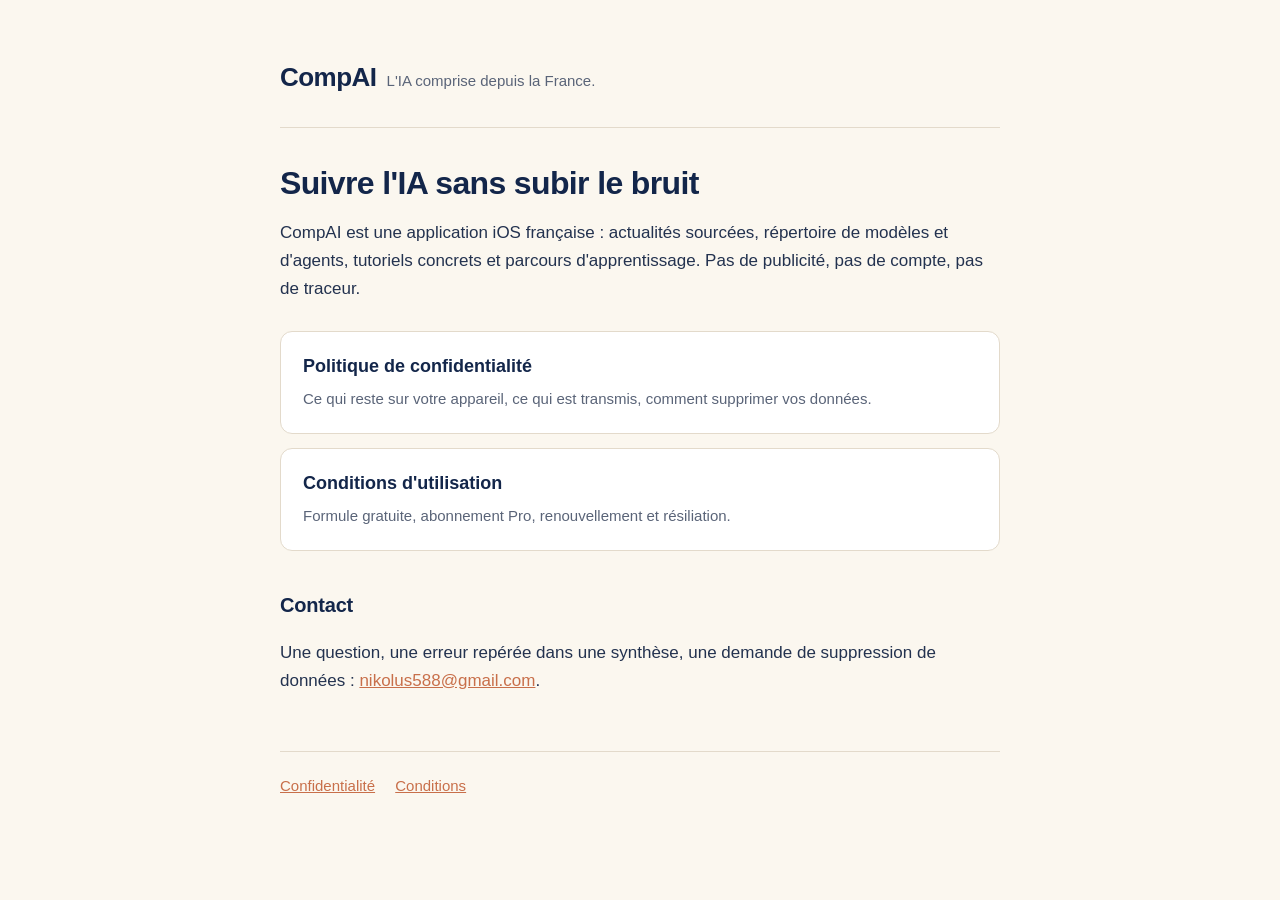
<file: index.html>
<!DOCTYPE html>
<html lang="fr">
<head>
<meta charset="utf-8">
<meta name="viewport" content="width=device-width, initial-scale=1">
<title>CompAI — L'IA comprise depuis la France</title>
<meta name="description" content="CompAI, application iOS de veille sur l'intelligence artificielle. Informations légales.">
<link rel="stylesheet" href="style.css">
</head>
<body>
<div class="wrap">

<header>
  <a class="brand" href="index.html"><strong>CompAI</strong> <span>L'IA comprise depuis la France.</span></a>
</header>

<h1>Suivre l'IA sans subir le bruit</h1>
<p>
  CompAI est une application iOS française : actualités sourcées, répertoire de
  modèles et d'agents, tutoriels concrets et parcours d'apprentissage. Pas de
  publicité, pas de compte, pas de traceur.
</p>

<div class="cards">
  <a class="card" href="confidentialite.html">
    <strong>Politique de confidentialité</strong>
    <span>Ce qui reste sur votre appareil, ce qui est transmis, comment supprimer vos données.</span>
  </a>
  <a class="card" href="conditions.html">
    <strong>Conditions d'utilisation</strong>
    <span>Formule gratuite, abonnement Pro, renouvellement et résiliation.</span>
  </a>
</div>

<h2>Contact</h2>
<p>
  Une question, une erreur repérée dans une synthèse, une demande de suppression
  de données : <a href="mailto:nikolus588@gmail.com">nikolus588@gmail.com</a>.
</p>

<footer>
  <a href="confidentialite.html">Confidentialité</a>
  <a href="conditions.html">Conditions</a>
</footer>

</div>
</body>
</html>
</file>
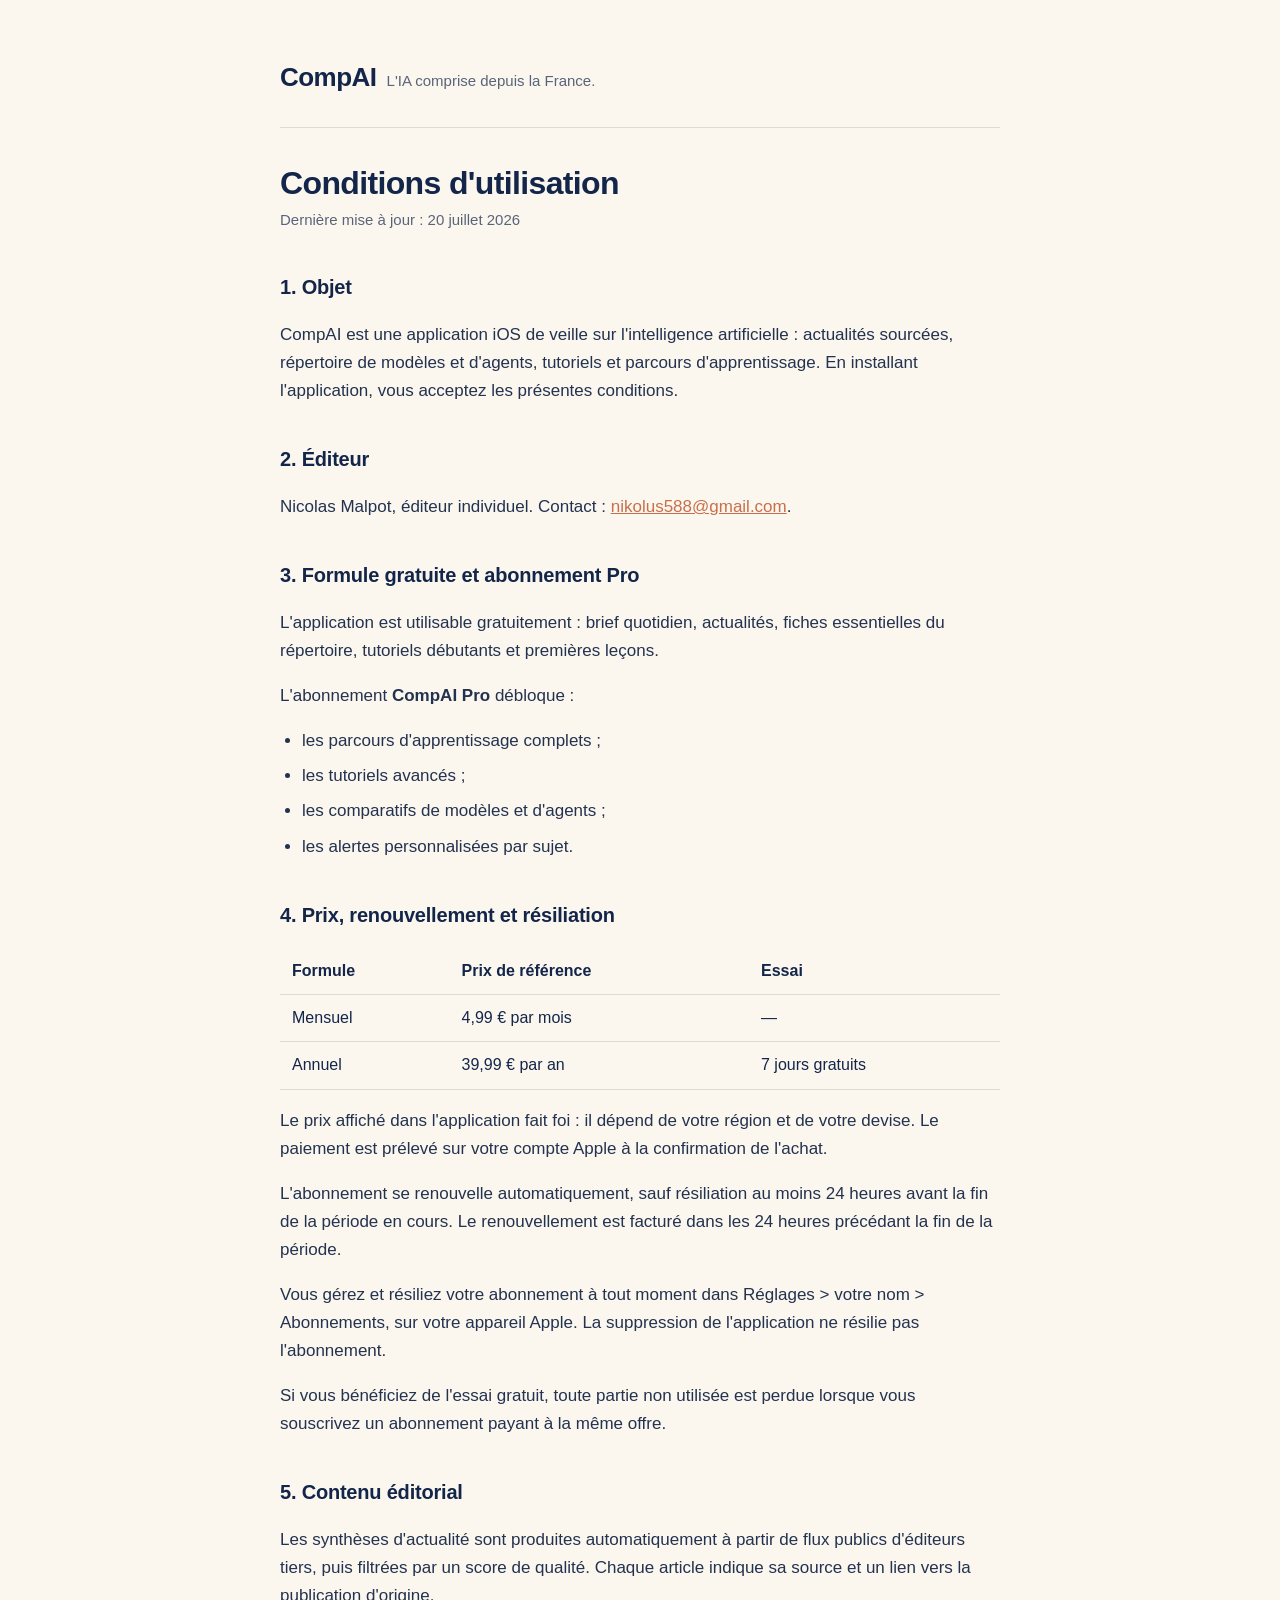
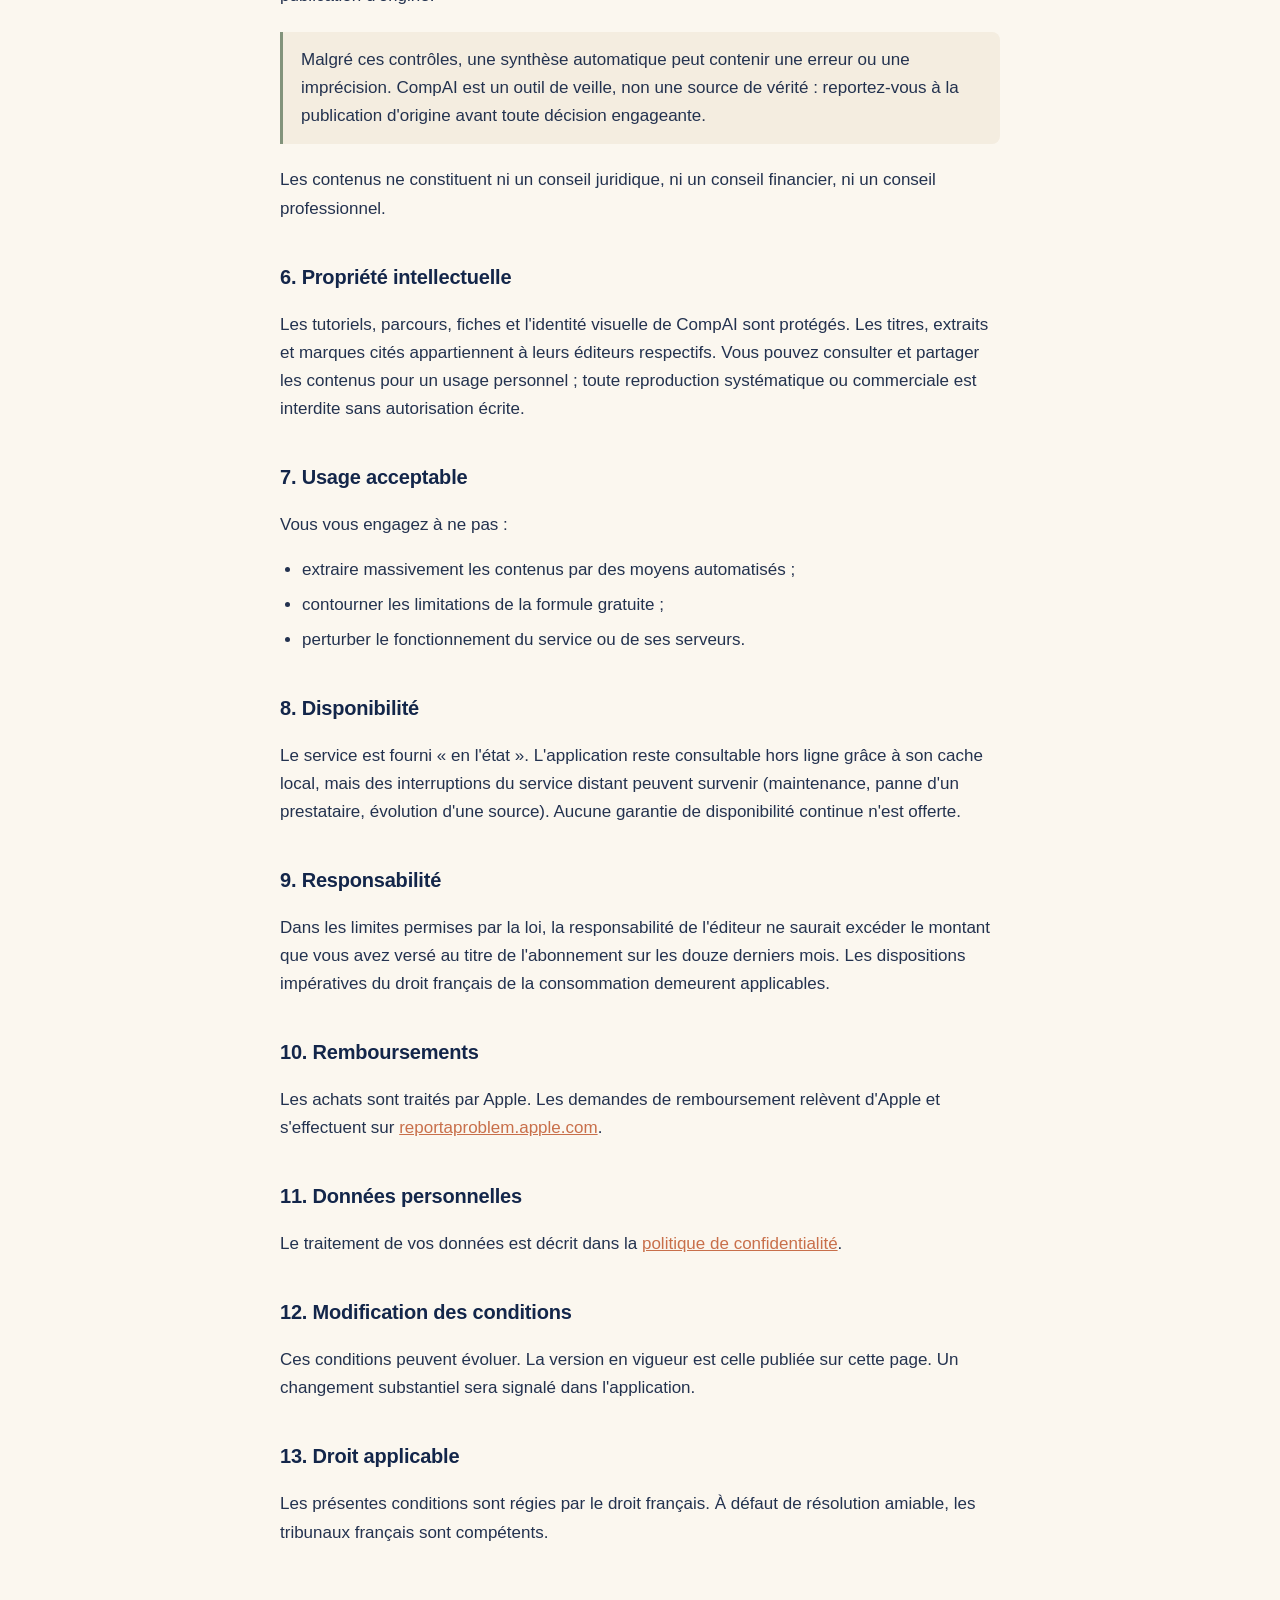
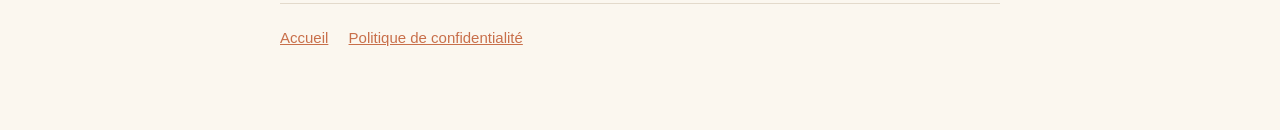
<file: conditions.html>
<!DOCTYPE html>
<html lang="fr">
<head>
<meta charset="utf-8">
<meta name="viewport" content="width=device-width, initial-scale=1">
<title>Conditions d'utilisation — CompAI</title>
<meta name="description" content="Conditions générales d'utilisation de l'application CompAI.">
<link rel="stylesheet" href="style.css">
</head>
<body>
<div class="wrap">

<header>
  <a class="brand" href="index.html"><strong>CompAI</strong> <span>L'IA comprise depuis la France.</span></a>
</header>

<h1>Conditions d'utilisation</h1>
<p class="updated">Dernière mise à jour : 20 juillet 2026</p>

<h2>1. Objet</h2>
<p>
  CompAI est une application iOS de veille sur l'intelligence artificielle :
  actualités sourcées, répertoire de modèles et d'agents, tutoriels et parcours
  d'apprentissage. En installant l'application, vous acceptez les présentes
  conditions.
</p>

<h2>2. Éditeur</h2>
<p>
  Nicolas Malpot, éditeur individuel.
  Contact : <a href="mailto:nikolus588@gmail.com">nikolus588@gmail.com</a>.
</p>

<h2>3. Formule gratuite et abonnement Pro</h2>
<p>
  L'application est utilisable gratuitement : brief quotidien, actualités,
  fiches essentielles du répertoire, tutoriels débutants et premières leçons.
</p>
<p>L'abonnement <strong>CompAI Pro</strong> débloque :</p>
<ul>
  <li>les parcours d'apprentissage complets ;</li>
  <li>les tutoriels avancés ;</li>
  <li>les comparatifs de modèles et d'agents ;</li>
  <li>les alertes personnalisées par sujet.</li>
</ul>

<h2>4. Prix, renouvellement et résiliation</h2>
<table>
  <tr><th>Formule</th><th>Prix de référence</th><th>Essai</th></tr>
  <tr><td>Mensuel</td><td>4,99 € par mois</td><td>—</td></tr>
  <tr><td>Annuel</td><td>39,99 € par an</td><td>7 jours gratuits</td></tr>
</table>
<p>
  Le prix affiché dans l'application fait foi : il dépend de votre région et de
  votre devise. Le paiement est prélevé sur votre compte Apple à la confirmation
  de l'achat.
</p>
<p>
  L'abonnement se renouvelle automatiquement, sauf résiliation au moins 24 heures
  avant la fin de la période en cours. Le renouvellement est facturé dans les
  24 heures précédant la fin de la période.
</p>
<p>
  Vous gérez et résiliez votre abonnement à tout moment dans
  Réglages &gt; votre nom &gt; Abonnements, sur votre appareil Apple. La
  suppression de l'application ne résilie pas l'abonnement.
</p>
<p>
  Si vous bénéficiez de l'essai gratuit, toute partie non utilisée est perdue
  lorsque vous souscrivez un abonnement payant à la même offre.
</p>

<h2>5. Contenu éditorial</h2>
<p>
  Les synthèses d'actualité sont produites automatiquement à partir de flux
  publics d'éditeurs tiers, puis filtrées par un score de qualité. Chaque article
  indique sa source et un lien vers la publication d'origine.
</p>
<div class="callout">
  <p>
    Malgré ces contrôles, une synthèse automatique peut contenir une erreur ou une
    imprécision. CompAI est un outil de veille, non une source de vérité :
    reportez-vous à la publication d'origine avant toute décision engageante.
  </p>
</div>
<p>
  Les contenus ne constituent ni un conseil juridique, ni un conseil financier,
  ni un conseil professionnel.
</p>

<h2>6. Propriété intellectuelle</h2>
<p>
  Les tutoriels, parcours, fiches et l'identité visuelle de CompAI sont protégés.
  Les titres, extraits et marques cités appartiennent à leurs éditeurs
  respectifs. Vous pouvez consulter et partager les contenus pour un usage
  personnel ; toute reproduction systématique ou commerciale est interdite sans
  autorisation écrite.
</p>

<h2>7. Usage acceptable</h2>
<p>Vous vous engagez à ne pas :</p>
<ul>
  <li>extraire massivement les contenus par des moyens automatisés ;</li>
  <li>contourner les limitations de la formule gratuite ;</li>
  <li>perturber le fonctionnement du service ou de ses serveurs.</li>
</ul>

<h2>8. Disponibilité</h2>
<p>
  Le service est fourni « en l'état ». L'application reste consultable hors ligne
  grâce à son cache local, mais des interruptions du service distant peuvent
  survenir (maintenance, panne d'un prestataire, évolution d'une source). Aucune
  garantie de disponibilité continue n'est offerte.
</p>

<h2>9. Responsabilité</h2>
<p>
  Dans les limites permises par la loi, la responsabilité de l'éditeur ne saurait
  excéder le montant que vous avez versé au titre de l'abonnement sur les douze
  derniers mois. Les dispositions impératives du droit français de la
  consommation demeurent applicables.
</p>

<h2>10. Remboursements</h2>
<p>
  Les achats sont traités par Apple. Les demandes de remboursement relèvent
  d'Apple et s'effectuent sur
  <a href="https://reportaproblem.apple.com">reportaproblem.apple.com</a>.
</p>

<h2>11. Données personnelles</h2>
<p>
  Le traitement de vos données est décrit dans la
  <a href="confidentialite.html">politique de confidentialité</a>.
</p>

<h2>12. Modification des conditions</h2>
<p>
  Ces conditions peuvent évoluer. La version en vigueur est celle publiée sur
  cette page. Un changement substantiel sera signalé dans l'application.
</p>

<h2>13. Droit applicable</h2>
<p>
  Les présentes conditions sont régies par le droit français. À défaut de
  résolution amiable, les tribunaux français sont compétents.
</p>

<footer>
  <a href="index.html">Accueil</a>
  <a href="confidentialite.html">Politique de confidentialité</a>
</footer>

</div>
</body>
</html>
</file>
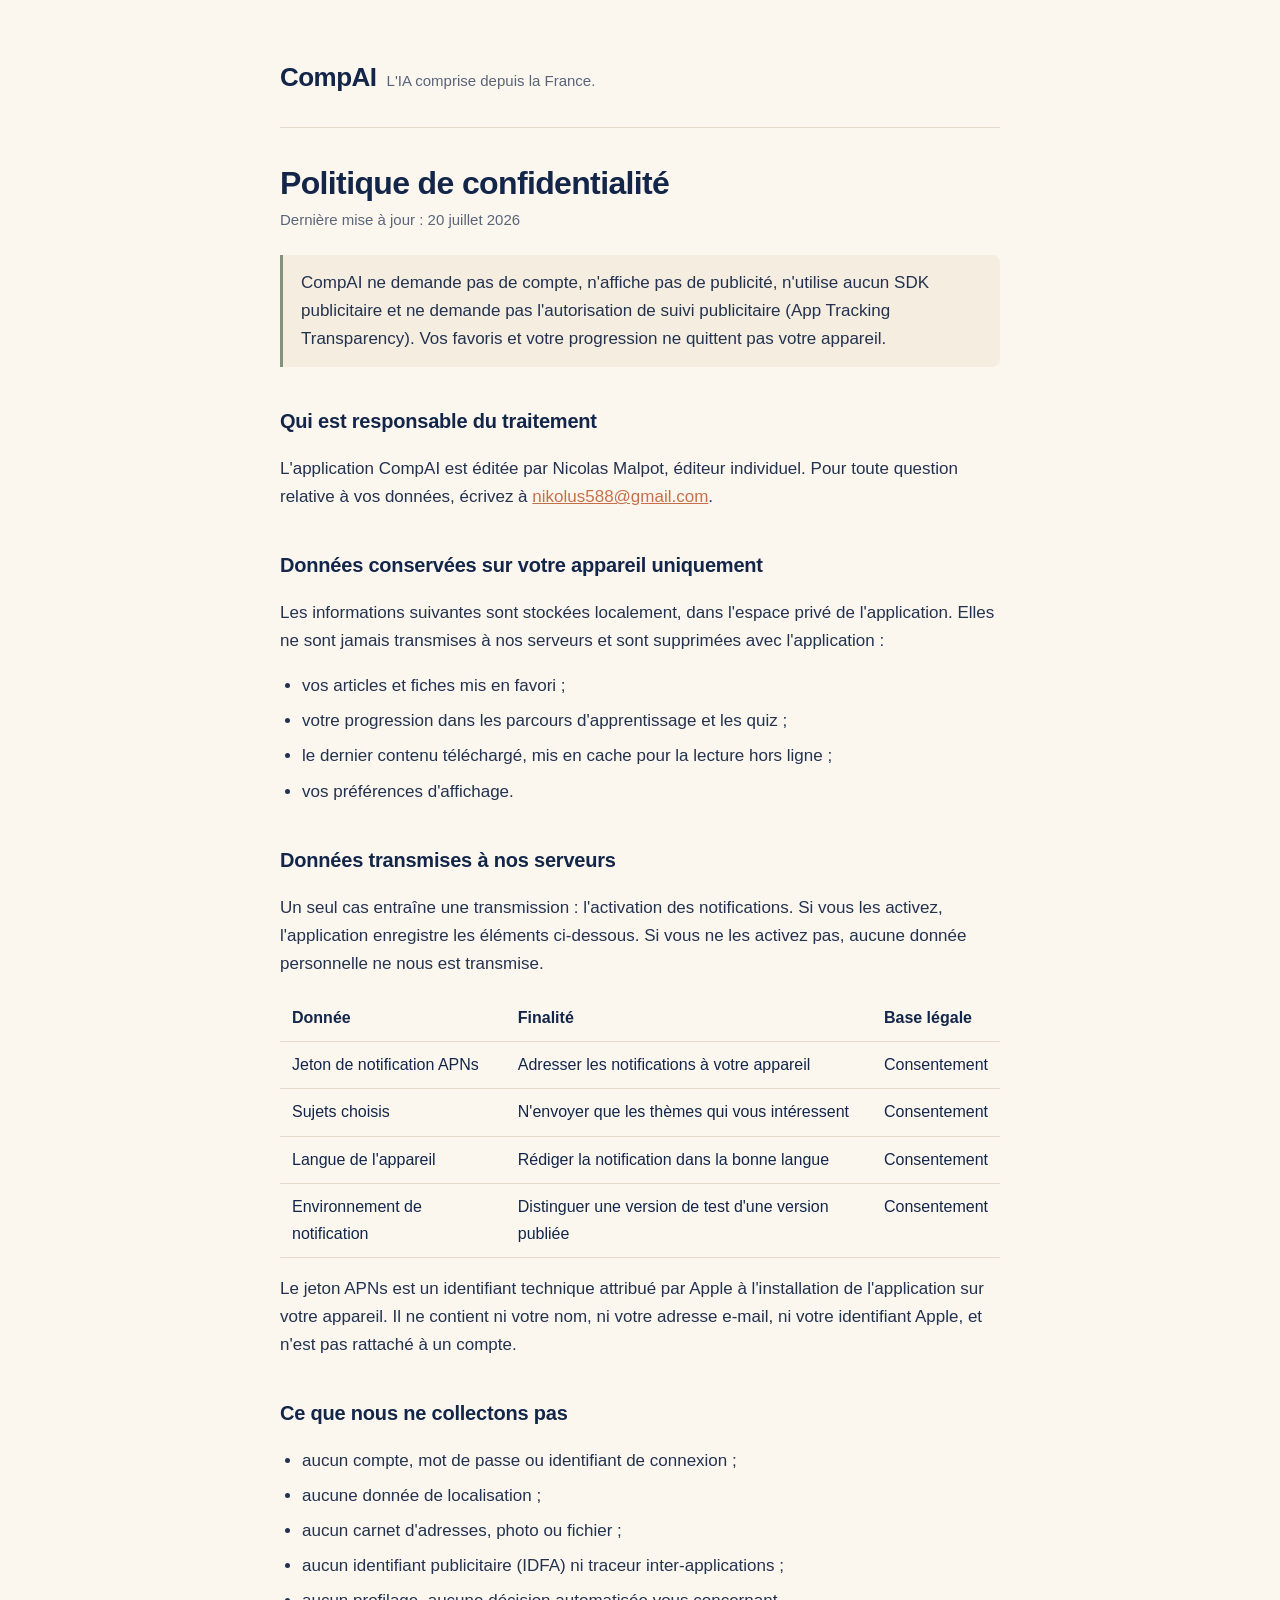
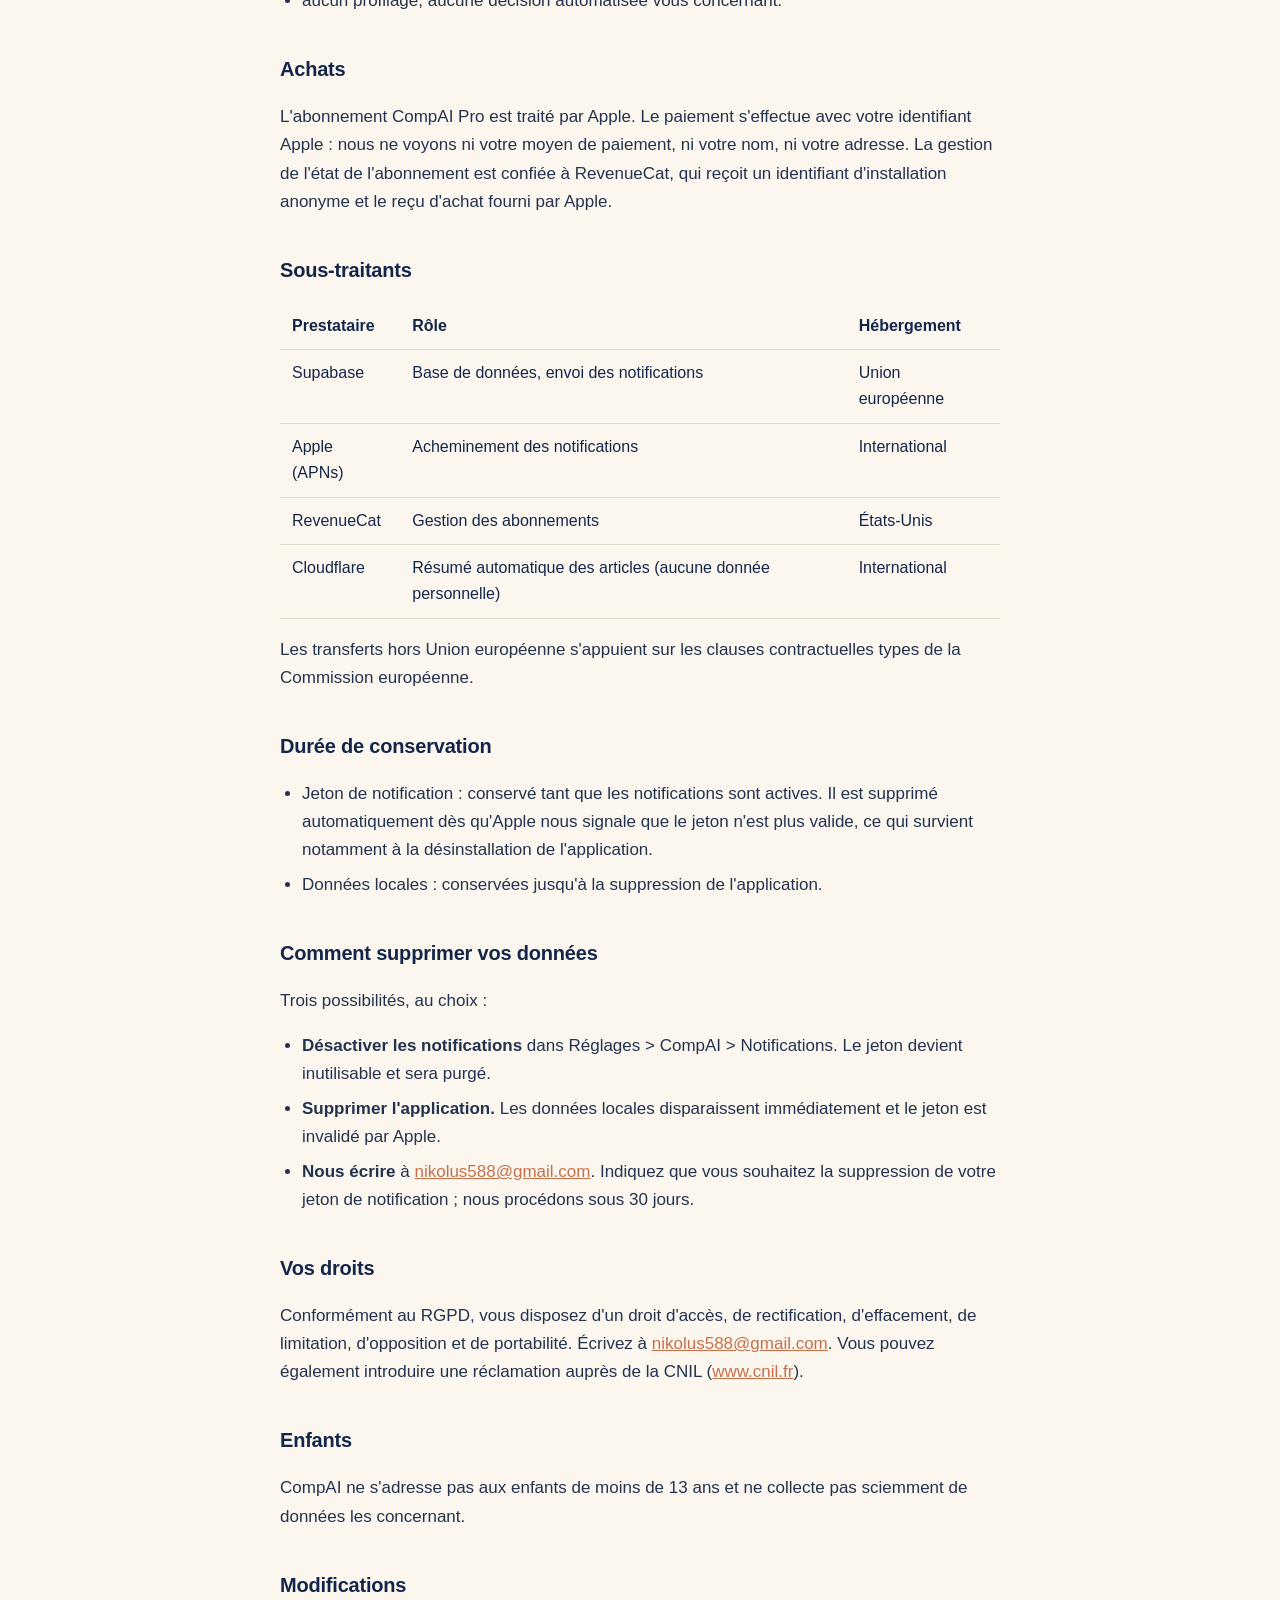
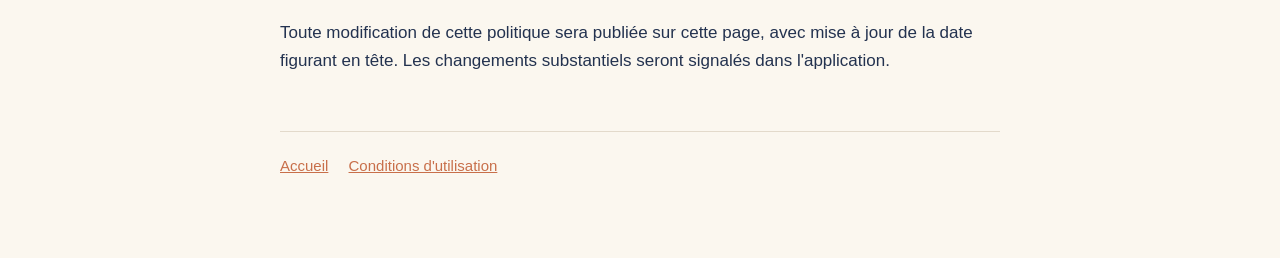
<file: confidentialite.html>
<!DOCTYPE html>
<html lang="fr">
<head>
<meta charset="utf-8">
<meta name="viewport" content="width=device-width, initial-scale=1">
<title>Politique de confidentialité — CompAI</title>
<meta name="description" content="Politique de confidentialité de l'application CompAI.">
<link rel="stylesheet" href="style.css">
</head>
<body>
<div class="wrap">

<header>
  <a class="brand" href="index.html"><strong>CompAI</strong> <span>L'IA comprise depuis la France.</span></a>
</header>

<h1>Politique de confidentialité</h1>
<p class="updated">Dernière mise à jour : 20 juillet 2026</p>

<div class="callout">
  <p>CompAI ne demande pas de compte, n'affiche pas de publicité, n'utilise aucun
  SDK publicitaire et ne demande pas l'autorisation de suivi publicitaire
  (App Tracking Transparency). Vos favoris et votre progression ne quittent pas
  votre appareil.</p>
</div>

<h2>Qui est responsable du traitement</h2>
<p>
  L'application CompAI est éditée par Nicolas Malpot, éditeur individuel.
  Pour toute question relative à vos données, écrivez à
  <a href="mailto:nikolus588@gmail.com">nikolus588@gmail.com</a>.
</p>

<h2>Données conservées sur votre appareil uniquement</h2>
<p>
  Les informations suivantes sont stockées localement, dans l'espace privé de
  l'application. Elles ne sont jamais transmises à nos serveurs et sont
  supprimées avec l'application :
</p>
<ul>
  <li>vos articles et fiches mis en favori ;</li>
  <li>votre progression dans les parcours d'apprentissage et les quiz ;</li>
  <li>le dernier contenu téléchargé, mis en cache pour la lecture hors ligne ;</li>
  <li>vos préférences d'affichage.</li>
</ul>

<h2>Données transmises à nos serveurs</h2>
<p>
  Un seul cas entraîne une transmission : l'activation des notifications. Si vous
  les activez, l'application enregistre les éléments ci-dessous. Si vous ne les
  activez pas, aucune donnée personnelle ne nous est transmise.
</p>

<table>
  <tr><th>Donnée</th><th>Finalité</th><th>Base légale</th></tr>
  <tr>
    <td>Jeton de notification APNs</td>
    <td>Adresser les notifications à votre appareil</td>
    <td>Consentement</td>
  </tr>
  <tr>
    <td>Sujets choisis</td>
    <td>N'envoyer que les thèmes qui vous intéressent</td>
    <td>Consentement</td>
  </tr>
  <tr>
    <td>Langue de l'appareil</td>
    <td>Rédiger la notification dans la bonne langue</td>
    <td>Consentement</td>
  </tr>
  <tr>
    <td>Environnement de notification</td>
    <td>Distinguer une version de test d'une version publiée</td>
    <td>Consentement</td>
  </tr>
</table>

<p>
  Le jeton APNs est un identifiant technique attribué par Apple à l'installation
  de l'application sur votre appareil. Il ne contient ni votre nom, ni votre
  adresse e-mail, ni votre identifiant Apple, et n'est pas rattaché à un compte.
</p>

<h2>Ce que nous ne collectons pas</h2>
<ul>
  <li>aucun compte, mot de passe ou identifiant de connexion ;</li>
  <li>aucune donnée de localisation ;</li>
  <li>aucun carnet d'adresses, photo ou fichier ;</li>
  <li>aucun identifiant publicitaire (IDFA) ni traceur inter-applications ;</li>
  <li>aucun profilage, aucune décision automatisée vous concernant.</li>
</ul>

<h2>Achats</h2>
<p>
  L'abonnement CompAI Pro est traité par Apple. Le paiement s'effectue avec votre
  identifiant Apple : nous ne voyons ni votre moyen de paiement, ni votre nom, ni
  votre adresse. La gestion de l'état de l'abonnement est confiée à RevenueCat,
  qui reçoit un identifiant d'installation anonyme et le reçu d'achat fourni par
  Apple.
</p>

<h2>Sous-traitants</h2>
<table>
  <tr><th>Prestataire</th><th>Rôle</th><th>Hébergement</th></tr>
  <tr>
    <td>Supabase</td>
    <td>Base de données, envoi des notifications</td>
    <td>Union européenne</td>
  </tr>
  <tr>
    <td>Apple (APNs)</td>
    <td>Acheminement des notifications</td>
    <td>International</td>
  </tr>
  <tr>
    <td>RevenueCat</td>
    <td>Gestion des abonnements</td>
    <td>États-Unis</td>
  </tr>
  <tr>
    <td>Cloudflare</td>
    <td>Résumé automatique des articles (aucune donnée personnelle)</td>
    <td>International</td>
  </tr>
</table>
<p>
  Les transferts hors Union européenne s'appuient sur les clauses contractuelles
  types de la Commission européenne.
</p>

<h2>Durée de conservation</h2>
<ul>
  <li>Jeton de notification : conservé tant que les notifications sont actives.
      Il est supprimé automatiquement dès qu'Apple nous signale que le jeton
      n'est plus valide, ce qui survient notamment à la désinstallation de
      l'application.</li>
  <li>Données locales : conservées jusqu'à la suppression de l'application.</li>
</ul>

<h2>Comment supprimer vos données</h2>
<p>Trois possibilités, au choix :</p>
<ul>
  <li><strong>Désactiver les notifications</strong> dans Réglages &gt; CompAI &gt;
      Notifications. Le jeton devient inutilisable et sera purgé.</li>
  <li><strong>Supprimer l'application.</strong> Les données locales disparaissent
      immédiatement et le jeton est invalidé par Apple.</li>
  <li><strong>Nous écrire</strong> à
      <a href="mailto:nikolus588@gmail.com">nikolus588@gmail.com</a>. Indiquez que
      vous souhaitez la suppression de votre jeton de notification ; nous
      procédons sous 30 jours.</li>
</ul>

<h2>Vos droits</h2>
<p>
  Conformément au RGPD, vous disposez d'un droit d'accès, de rectification,
  d'effacement, de limitation, d'opposition et de portabilité. Écrivez à
  <a href="mailto:nikolus588@gmail.com">nikolus588@gmail.com</a>. Vous pouvez
  également introduire une réclamation auprès de la CNIL
  (<a href="https://www.cnil.fr">www.cnil.fr</a>).
</p>

<h2>Enfants</h2>
<p>
  CompAI ne s'adresse pas aux enfants de moins de 13 ans et ne collecte pas
  sciemment de données les concernant.
</p>

<h2>Modifications</h2>
<p>
  Toute modification de cette politique sera publiée sur cette page, avec mise à
  jour de la date figurant en tête. Les changements substantiels seront signalés
  dans l'application.
</p>

<footer>
  <a href="index.html">Accueil</a>
  <a href="conditions.html">Conditions d'utilisation</a>
</footer>

</div>
</body>
</html>
</file>
<file: style.css>
:root {
  --paper: #FBF7EF;
  --ink: #13264A;
  --terracotta: #C86F4A;
  --sage: #82937B;
  --muted: #5A6478;
  --rule: #E3DACB;
}

* { box-sizing: border-box; }

html { -webkit-text-size-adjust: 100%; }

body {
  margin: 0;
  padding: 0 20px 80px;
  background: var(--paper);
  color: var(--ink);
  font-family: -apple-system, BlinkMacSystemFont, "Segoe UI", Helvetica, Arial, sans-serif;
  font-size: 17px;
  line-height: 1.65;
}

.wrap {
  max-width: 720px;
  margin: 0 auto;
}

header {
  padding: 56px 0 28px;
  border-bottom: 1px solid var(--rule);
  margin-bottom: 36px;
}

.brand {
  display: inline-flex;
  align-items: baseline;
  gap: 10px;
  text-decoration: none;
  color: var(--ink);
}

.brand strong {
  font-size: 26px;
  letter-spacing: -0.02em;
}

.brand span {
  color: var(--muted);
  font-size: 15px;
}

h1 {
  font-size: 32px;
  line-height: 1.2;
  letter-spacing: -0.02em;
  margin: 28px 0 6px;
}

h2 {
  font-size: 20px;
  margin: 38px 0 10px;
  letter-spacing: -0.01em;
}

.updated {
  color: var(--muted);
  font-size: 15px;
  margin: 0 0 8px;
}

p, li { color: #23324F; }

ul { padding-left: 22px; }

li { margin-bottom: 7px; }

a { color: var(--terracotta); }

code {
  background: #F1E9DA;
  padding: 2px 6px;
  border-radius: 5px;
  font-size: 15px;
}

table {
  width: 100%;
  border-collapse: collapse;
  margin: 16px 0;
  font-size: 16px;
}

th, td {
  text-align: left;
  padding: 10px 12px;
  border-bottom: 1px solid var(--rule);
  vertical-align: top;
}

th {
  font-weight: 600;
  color: var(--ink);
}

.callout {
  background: #F4EDE0;
  border-left: 3px solid var(--sage);
  padding: 14px 18px;
  border-radius: 0 8px 8px 0;
  margin: 22px 0;
}

.callout p { margin: 0; }

footer {
  margin-top: 56px;
  padding-top: 22px;
  border-top: 1px solid var(--rule);
  color: var(--muted);
  font-size: 15px;
}

footer a { margin-right: 16px; }

.cards {
  display: grid;
  gap: 14px;
  margin: 28px 0;
}

.card {
  display: block;
  padding: 20px 22px;
  background: #fff;
  border: 1px solid var(--rule);
  border-radius: 12px;
  text-decoration: none;
  color: var(--ink);
}

.card:hover { border-color: var(--sage); }

.card strong { display: block; font-size: 18px; margin-bottom: 3px; }

.card span { color: var(--muted); font-size: 15px; }

@media (prefers-color-scheme: dark) {
  :root {
    --paper: #12161F;
    --ink: #E9E3D7;
    --muted: #9AA3B4;
    --rule: #2A303C;
  }
  body { color: var(--ink); }
  p, li { color: #D6D0C4; }
  code { background: #1D2430; }
  .callout { background: #1A202B; }
  .card { background: #171C26; }
  th { color: var(--ink); }
}
</file>
